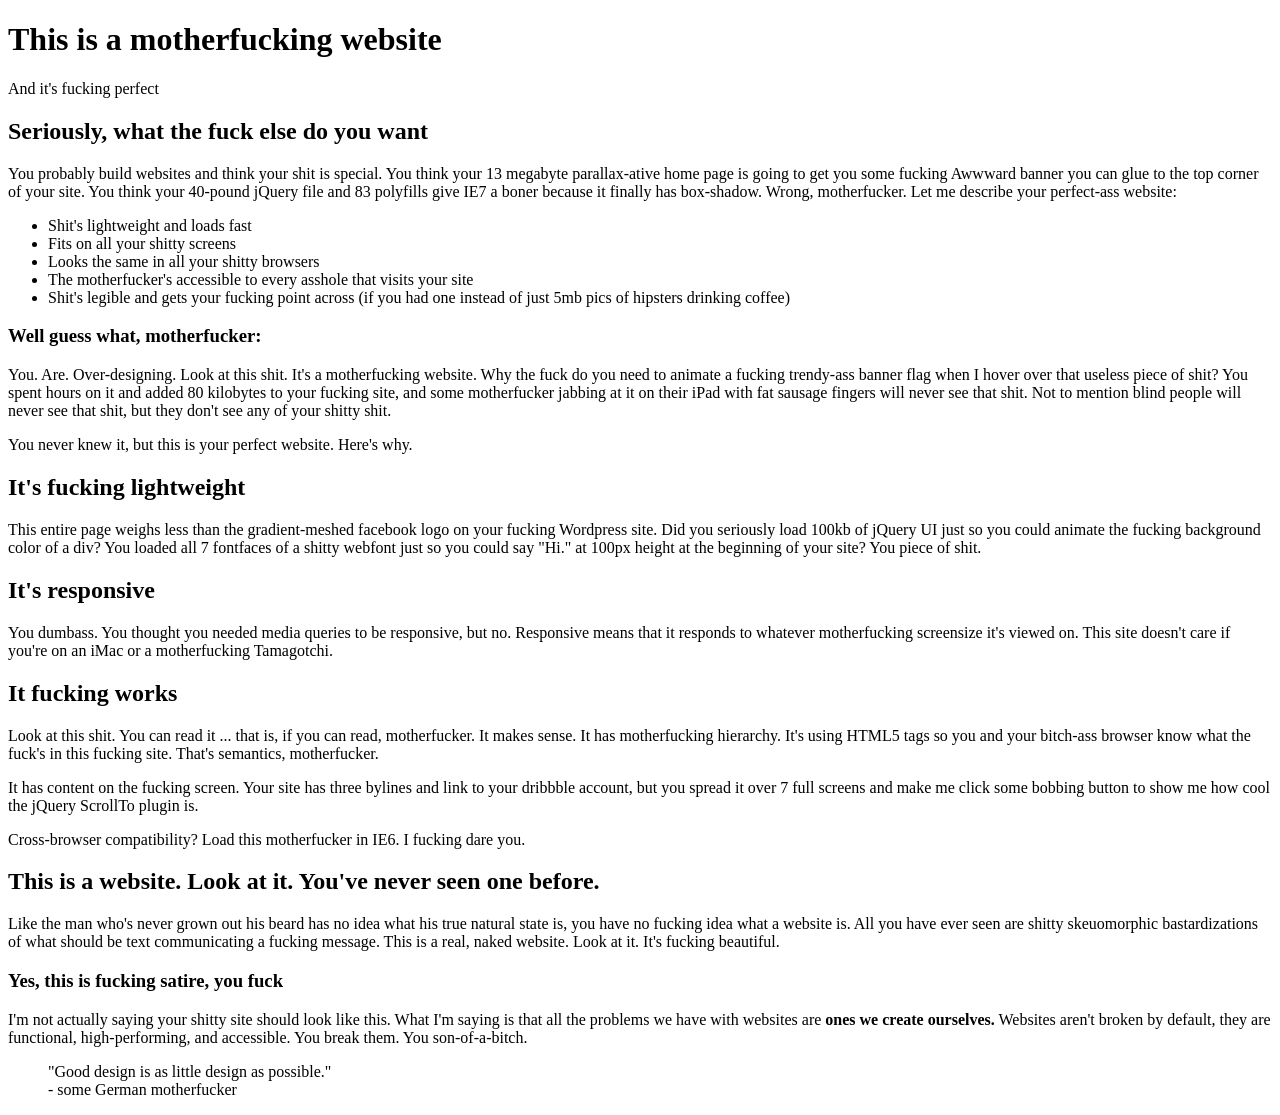
<file: Bai1/index.html>
<!doctype html>
<html lang="en">
  <head>
    <meta charset="UTF-8" />
    <meta name="viewport" content="width=device-width, initial-scale=1.0" />
    <title>Document</title>
  </head>

  <body>
    <h1>This is a motherfucking website</h1>
    <p>And it's fucking perfect</p>
    <h2>Seriously, what the fuck else do you want</h2>
    <p>
      You probably build websites and think your shit is special. You think your
      13 megabyte parallax-ative home page is going to get you some fucking
      Awwward banner you can glue to the top corner of your site. You think your
      40-pound jQuery file and 83 polyfills give IE7 a boner because it finally
      has box-shadow. Wrong, motherfucker. Let me describe your perfect-ass
      website:
    </p>
    <ul>
      <li>Shit's lightweight and loads fast</li>
      <li>Fits on all your shitty screens</li>
      <li>Looks the same in all your shitty browsers</li>
      <li>
        The motherfucker's accessible to every asshole that visits your site
      </li>
      <li>
        Shit's legible and gets your fucking point across (if you had one
        instead of just 5mb pics of hipsters drinking coffee)
      </li>
    </ul>
    <h3>Well guess what, motherfucker:</h3>
    <p>
      You. Are. Over-designing. Look at this shit. It's a motherfucking website.
      Why the fuck do you need to animate a fucking trendy-ass banner flag when
      I hover over that useless piece of shit? You spent hours on it and added
      80 kilobytes to your fucking site, and some motherfucker jabbing at it on
      their iPad with fat sausage fingers will never see that shit. Not to
      mention blind people will never see that shit, but they don't see any of
      your shitty shit.
    </p>
    <p>You never knew it, but this is your perfect website. Here's why.</p>
    <h2>It's fucking lightweight</h2>
    <p>
      This entire page weighs less than the gradient-meshed facebook logo on
      your fucking Wordpress site. Did you seriously load 100kb of jQuery UI
      just so you could animate the fucking background color of a div? You
      loaded all 7 fontfaces of a shitty webfont just so you could say "Hi." at
      100px height at the beginning of your site? You piece of shit.
    </p>
    <h2>It's responsive</h2>
    <p>
      You dumbass. You thought you needed media queries to be responsive, but
      no. Responsive means that it responds to whatever motherfucking screensize
      it's viewed on. This site doesn't care if you're on an iMac or a
      motherfucking Tamagotchi.
    </p>
    <h2>It fucking works</h2>
    <p>
      Look at this shit. You can read it ... that is, if you can read,
      motherfucker. It makes sense. It has motherfucking hierarchy. It's using
      HTML5 tags so you and your bitch-ass browser know what the fuck's in this
      fucking site. That's semantics, motherfucker.
    </p>
    <p>
      It has content on the fucking screen. Your site has three bylines and link
      to your dribbble account, but you spread it over 7 full screens and make
      me click some bobbing button to show me how cool the jQuery ScrollTo
      plugin is.
    </p>
    <p>
      Cross-browser compatibility? Load this motherfucker in IE6. I fucking dare
      you.
    </p>
    <h2>This is a website. Look at it. You've never seen one before.</h2>
    <p>
      Like the man who's never grown out his beard has no idea what his true
      natural state is, you have no fucking idea what a website is. All you have
      ever seen are shitty skeuomorphic bastardizations of what should be text
      communicating a fucking message. This is a real, naked website. Look at
      it. It's fucking beautiful.
    </p>
    <h3>Yes, this is fucking satire, you fuck</h3>
    <p>
      I'm not actually saying your shitty site should look like this. What I'm
      saying is that all the problems we have with websites are
      <strong>ones we create ourselves.</strong> Websites aren't broken by
      default, they are functional, high-performing, and accessible. You break
      them. You son-of-a-bitch.
    </p>

    <blockquote cite="https://www.vitsoe.com/us/about/good-design">
      "Good design is as little design as possible."<br />
      - some German motherfucker
    </blockquote>
  </body>
</html>
</file>
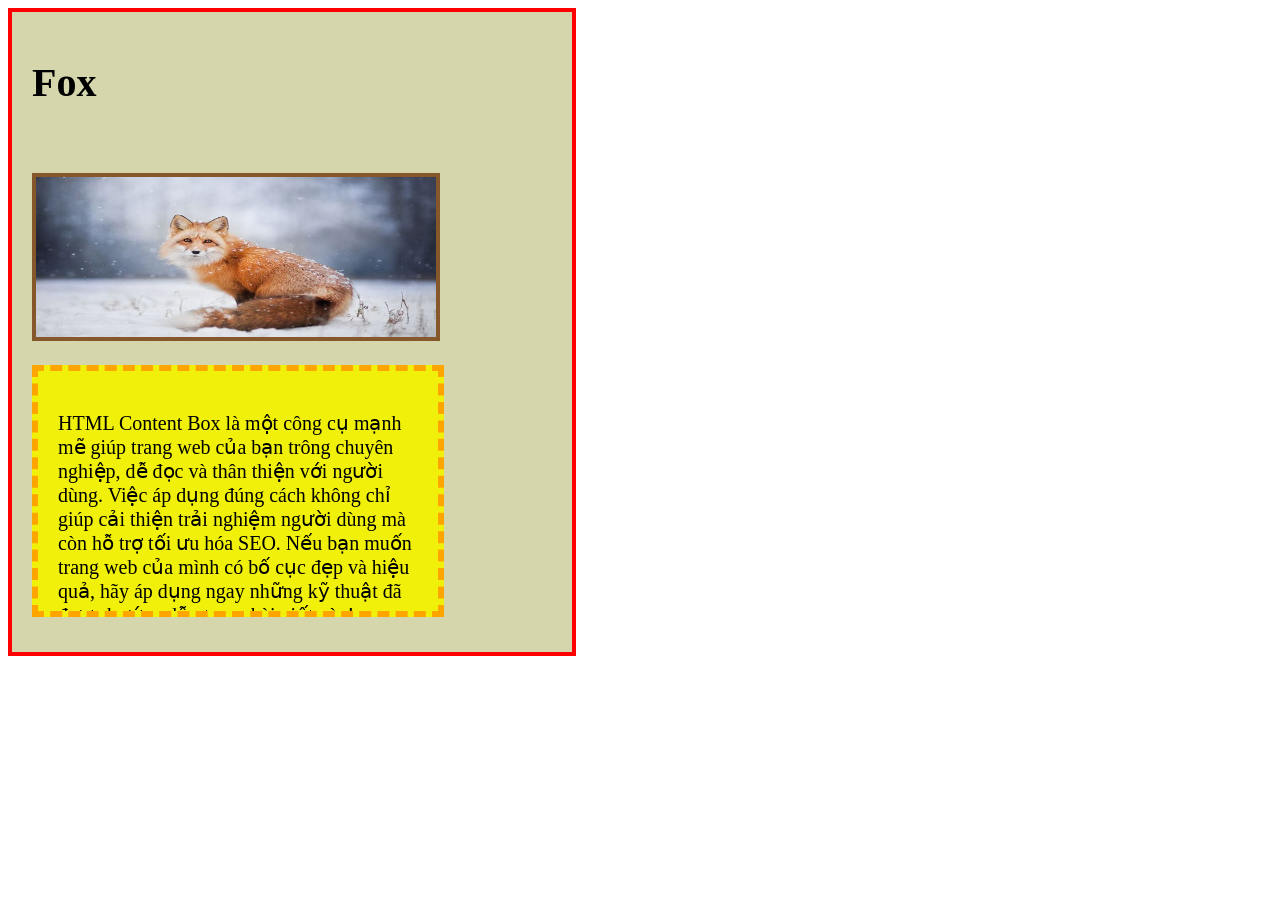
<file: Bai2/index.html>
<!doctype html>
<html lang="en">
  <head>
    <meta charset="UTF-8" />
    <meta name="viewport" content="width=device-width, initial-scale=1.0" />
    <title>Document</title>
    <link rel="stylesheet" href="style.css" />
  </head>
  <body>
    <div class="box">
      <div>
        <h1>Fox</h1>
        <img src="anh-mo-ta.jpg" alt="ảnh mô tả" />
      </div>
      <div class="box2">
        <p>
          HTML Content Box là một công cụ mạnh mẽ giúp trang web của bạn trông
          chuyên nghiệp, dễ đọc và thân thiện với người dùng. Việc áp dụng đúng
          cách không chỉ giúp cải thiện trải nghiệm người dùng mà còn hỗ trợ tối
          ưu hóa SEO. Nếu bạn muốn trang web của mình có bố cục đẹp và hiệu quả,
          hãy áp dụng ngay những kỹ thuật đã được hướng dẫn trong bài viết này!
        </p>
      </div>
    </div>
  </body>
</html>
</file>
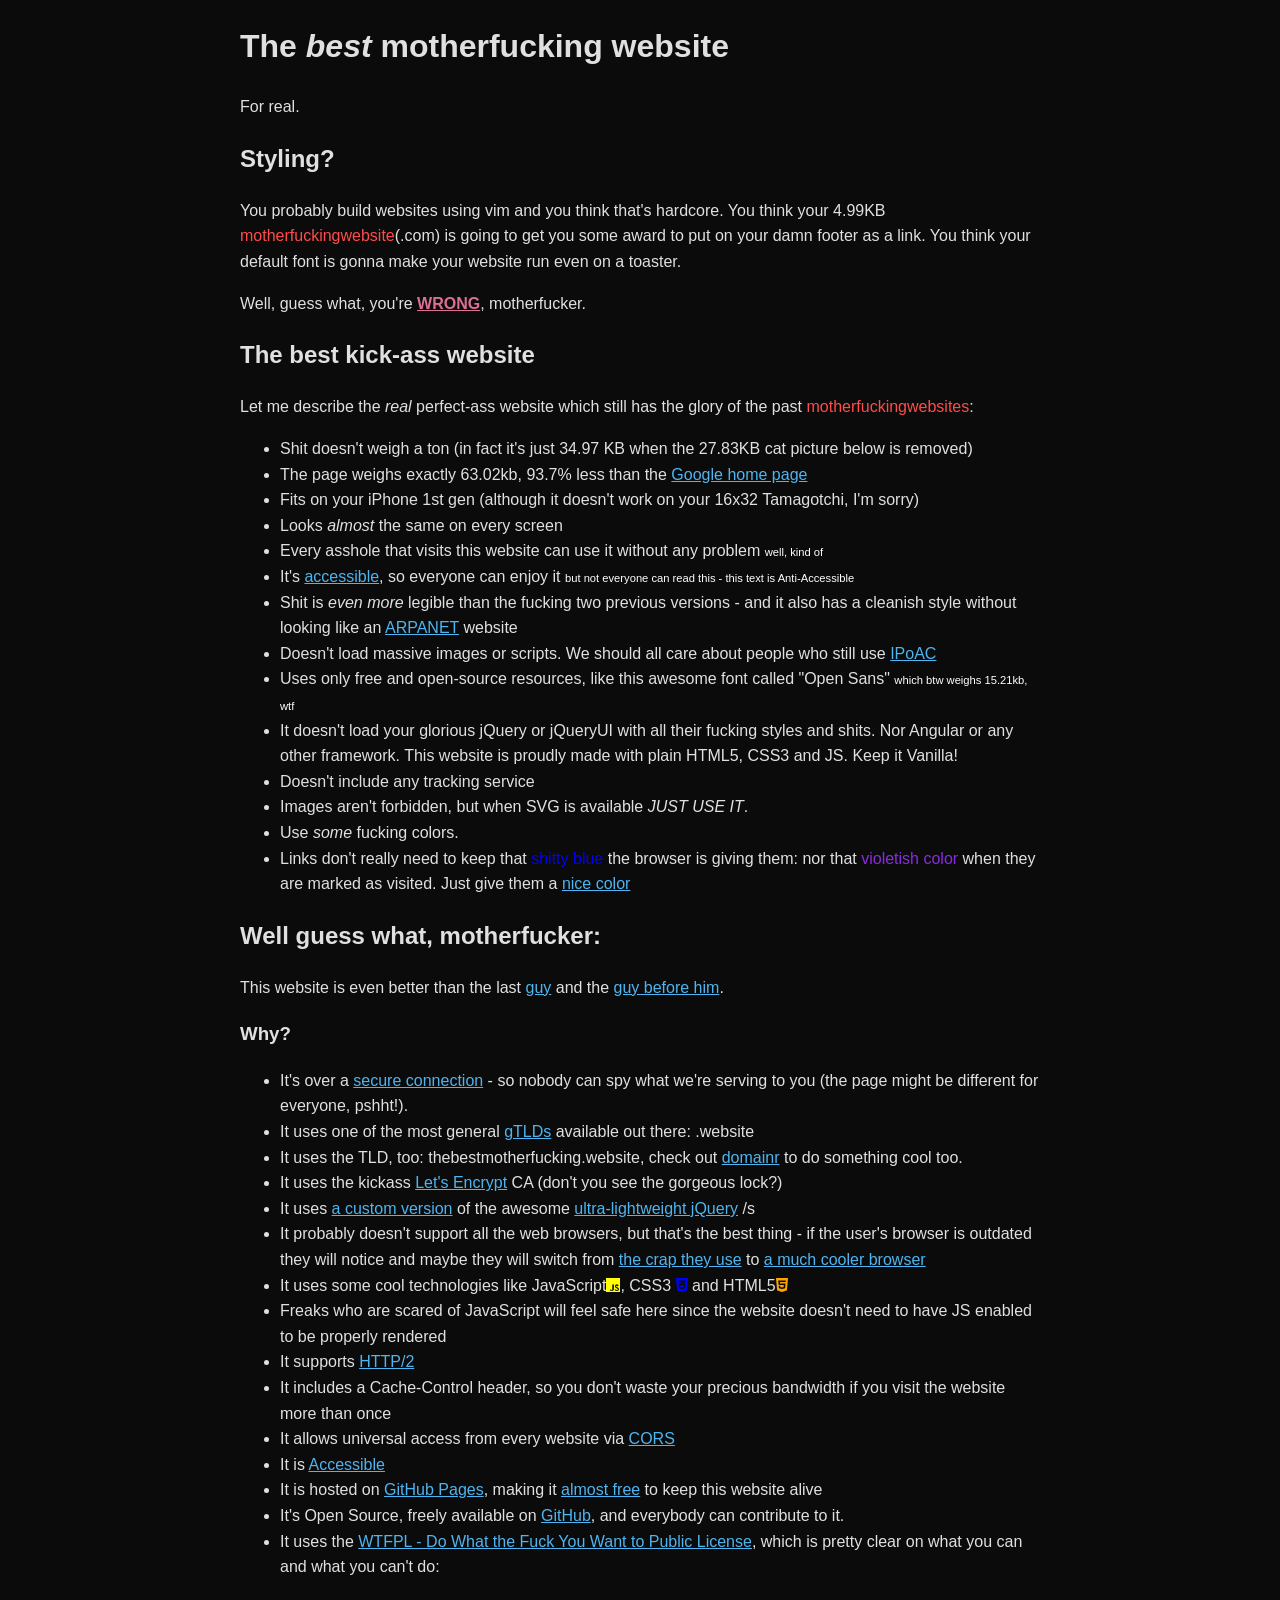
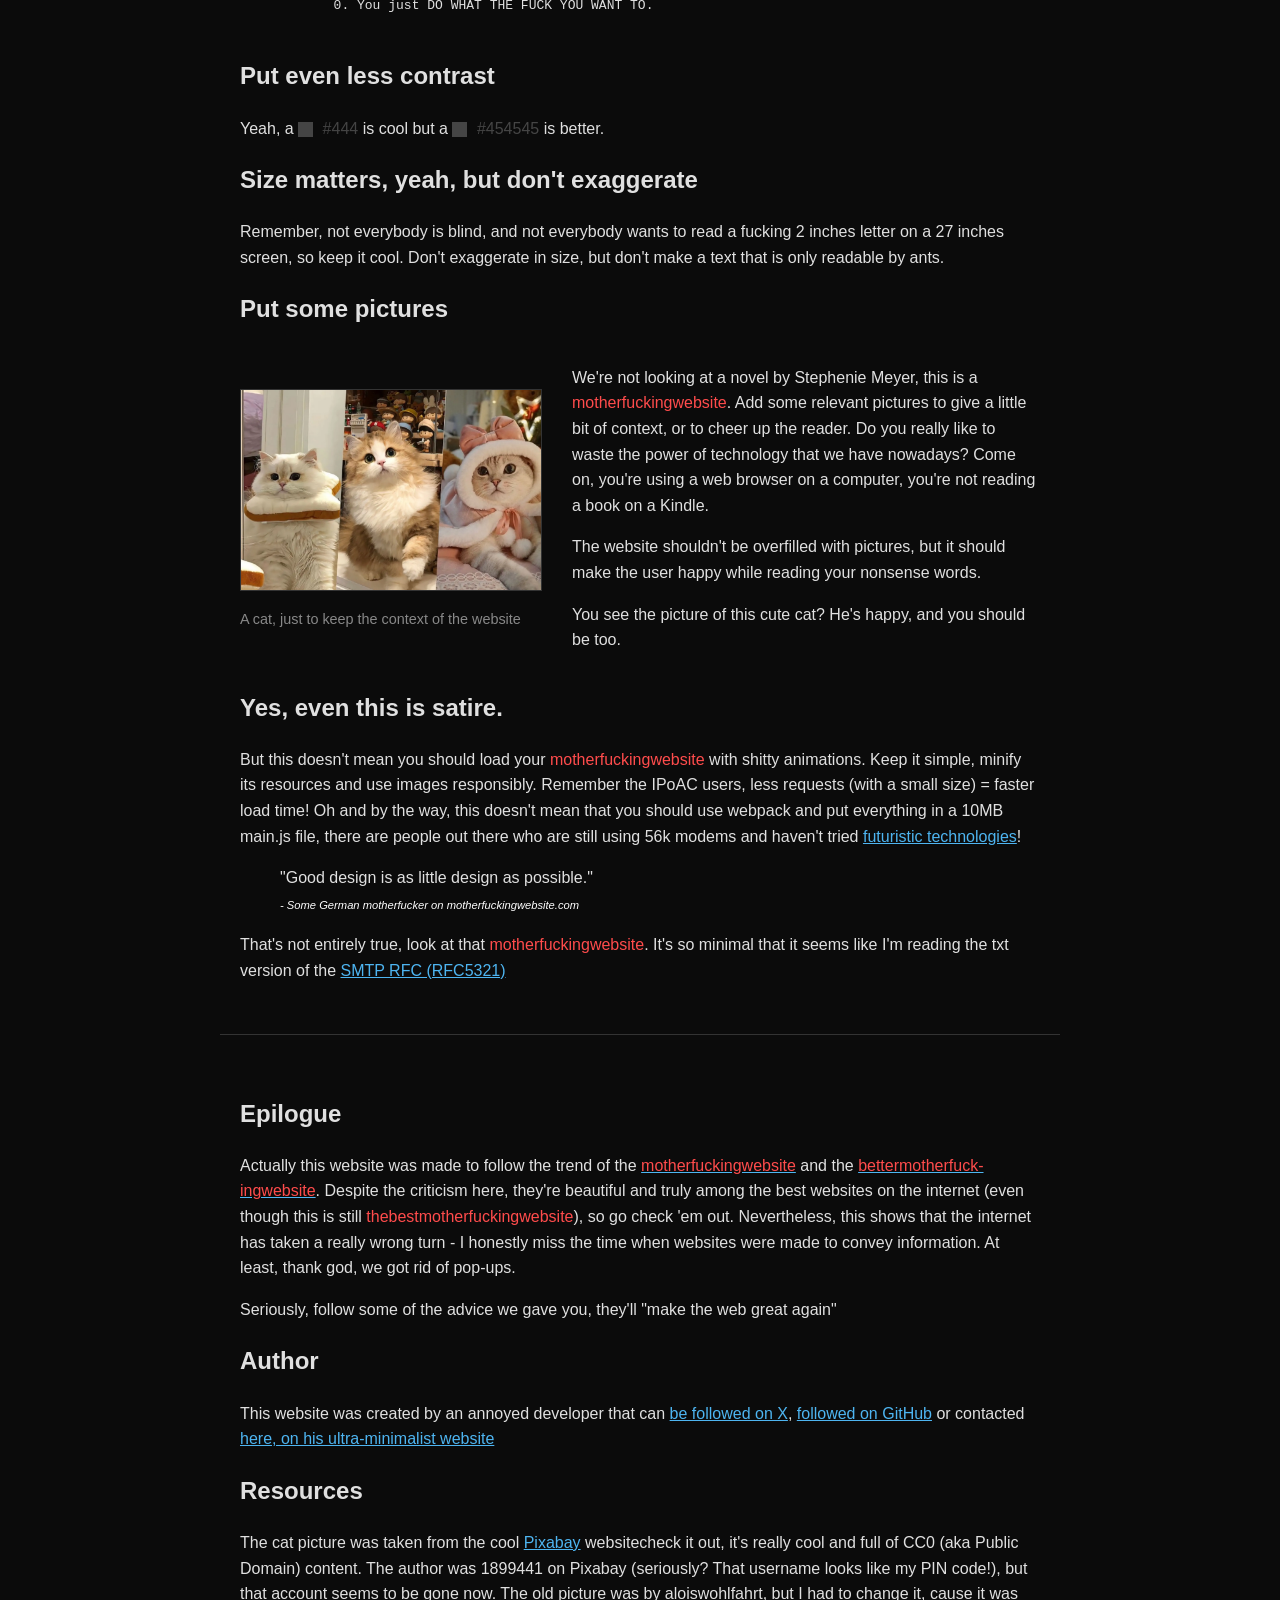
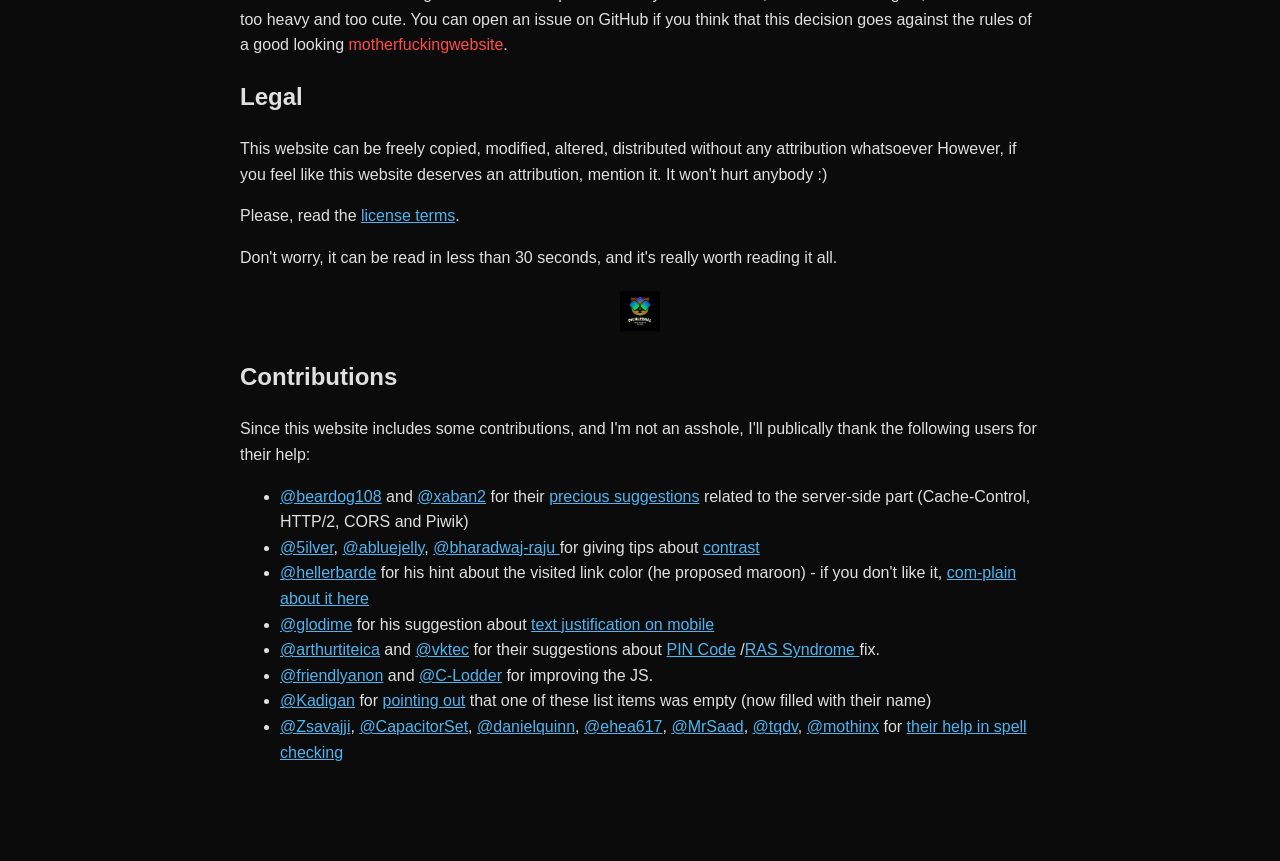
<file: Bai3/index.html>
<!doctype html>
<html lang="en">
  <head>
    <meta charset="UTF-8" />
    <meta name="viewport" content="width=device-width, initial-scale=1.0" />
    <title>Document</title>
    <link rel="stylesheet" href="style.css" />
    <link
      rel="stylesheet"
      href="https://cdnjs.cloudflare.com/ajax/libs/font-awesome/6.5.1/css/all.min.css"
    />
  </head>
  <body>
    <h1>The <em>best</em> motherfucking website</h1>
    <p>For real.</p>

    <section>
      <h2>Styling?</h2>
      <p>
        You probably build websites using vim and you think that's hardcore. You
        think your 4.99KB <span id="t1"> motherfuckingwebsite</span>(.com) is
        going to get you some award to put on your damn footer as a link. You
        think your default font is gonna make your website run even on a
        toaster.
      </p>
      <p>
        Well, guess what, you're
        <strong
          ><span style="color: palevioletred"><u>WRONG</u></span></strong
        >, motherfucker.
      </p>
    </section>

    <section>
      <h2>The best kick-ass website</h2>
      <p>
        Let me describe the <em>real</em> perfect-ass website which still has
        the glory of the past <span id="t1">motherfuckingwebsites</span>:
      </p>
      <ul>
        <li>
          Shit doesn't weigh a ton (in fact it's just 34.97 KB when the 27.83KB
          cat picture below is removed)
        </li>
        <li>
          The page weighs exactly 63.02kb, 93.7% less than the
          <a href="https://www.google.com/?zx=1777881623377"
            >Google home page</a
          >
        </li>
        <li>
          Fits on your iPhone 1st gen (although it doesn't work on your 16x32
          Tamagotchi, I'm sorry)
        </li>
        <li>Looks <em>almost</em> the same on every screen</li>
        <li>
          Every asshole that visits this website can use it without any problem
          <small>well, kind of</small>
        </li>
        <li>
          It's <a href="https://www.w3.org/TR/WCAG20/">accessible</a>, so
          everyone can enjoy it
          <small
            >but not everyone can read this - this text is
            Anti-Accessible</small
          >
        </li>
        <li>
          Shit is <em>even more</em> legible than the fucking two previous
          versions - and it also has a cleanish style without looking like an
          <a href="https://en.wikipedia.org/wiki/ARPANET">ARPANET</a> website
        </li>
        <li>
          Doesn't load massive images or scripts. We should all care about
          people who still use
          <a href="https://en.wikipedia.org/wiki/IP_over_Avian_Carriers"
            >IPoAC</a
          >
        </li>
        <li>
          Uses only free and open-source resources, like this awesome font
          called "Open Sans" <small>which btw weighs 15.21kb, wtf</small>
        </li>
        <li>
          It doesn't load your glorious jQuery or jQueryUI with all their
          fucking styles and shits. Nor Angular or any other framework. This
          website is proudly made with plain HTML5, CSS3 and JS. Keep it
          Vanilla!
        </li>
        <li>Doesn't include any tracking service</li>
        <li>
          Images aren't forbidden, but when SVG is available
          <em>JUST USE IT</em>.
        </li>
        <li>Use <em>some</em> fucking <span id="jscolor">colors</span>.</li>
        <li>
          Links don't really need to keep that
          <span style="color: blue">shitty blue</span> the browser is giving
          them: nor that
          <span style="color: blueviolet">violetish color</span> when they are
          marked as visited. Just give them a
          <a href="https://www.colorhexa.com/0077aa">nice color</a>
        </li>
      </ul>
    </section>

    <section>
      <h2>Well guess what, motherfucker:</h2>
      <p>
        This website is even better than the last
        <a href="#http://bettermotherfuckingwebsite.com/">guy</a>
        and the <a href="https://motherfuckingwebsite.com/">guy before him</a>.
      </p>
      <h3>Why?</h3>
      <ul>
        <li>
          It's over a
          <a href="https://en.wikipedia.org/wiki/HTTPS">secure connection</a> -
          so nobody can spy what we're serving to you (the page might be
          different for everyone, pshht!).
        </li>
        <li>
          It uses one of the most general
          <a href="https://en.wikipedia.org/wiki/Generic_top-level_domain"
            >gTLDs</a
          >
          available out there: .website
        </li>
        <li>
          It uses the TLD, too: thebestmotherfucking.website, check out
          <a href="https://domainr.com/">domainr</a> to do something cool too.
        </li>
        <li>
          It uses the kickass
          <a href="https://letsencrypt.org/">Let's Encrypt</a> CA (don't you see
          the gorgeous lock?)
        </li>
        <li>
          It uses
          <a href="https://thebestmotherfucking.website/js/jquery-3.5.1.min.js"
            >a custom version</a
          >
          of the awesome
          <a href="https://jquery.com/">ultra-lightweight jQuery</a> /s
        </li>
        <li>
          It probably doesn't support all the web browsers, but that's the best
          thing - if the user's browser is outdated they will notice and maybe
          they will switch from
          <a
            href="https://support.microsoft.com/vi-VN/internet-explorer/internet-explorer-help"
            >the crap they use</a
          >
          to
          <a href="https://www.firefox.com/vi/">a much cooler browser</a>
        </li>
        <li>
          It uses some cool technologies like JavaScript<i
            class="fa-brands fa-js"
            style="color: yellow"
          ></i
          >, CSS3 <i class="fa-brands fa-css3-alt" style="color: blue"></i> and
          HTML5<i class="fa-brands fa-html5" style="color: orange"></i>
        </li>
        <li>
          Freaks who are scared of JavaScript will feel safe here since the
          website doesn't need to have JS enabled to be properly rendered
        </li>
        <li>
          It supports <a href="https://en.wikipedia.org/wiki/HTTP/2">HTTP/2</a>
        </li>
        <li>
          It includes a Cache-Control header, so you don't waste your precious
          bandwidth if you visit the website more than once
        </li>
        <li>
          It allows universal access from every website via
          <a href="https://enable-cors.org/">CORS</a>
        </li>
        <li>
          It is
          <a href="https://www.w3.org/WAI/fundamentals/accessibility-intro/"
            >Accessible</a
          >
        </li>
        <li>
          It is hosted on <a href="https://pages.github.com/">GitHub Pages</a>,
          making it
          <a href="https://www.namecheap.com/domains/registration/gtld/website/"
            >almost free</a
          >
          to keep this website alive
        </li>
        <li>
          It's Open Source, freely available on
          <a href="https://github.com/denysvitali/thebestmotherfuckingwebsite/"
            >GitHub</a
          >, and everybody can contribute to it.
        </li>
        <li>
          It uses the
          <a href="https://www.wtfpl.net/"
            >WTFPL - Do What the Fuck You Want to Public License</a
          >, which is pretty clear on what you can and what you can't do:
        </li>
      </ul>
      <pre>
            0. You just DO WHAT THE FUCK YOU WANT TO.
        </pre
      >
    </section>

    <section>
      <h2>Put even less contrast</h2>
      <p>
        Yeah, a
        <span
          style="
            display: inline-block;
            width: 15px;
            height: 15px;
            background-color: #444;
            margin-right: 5px;
            vertical-align: middle;
          "
        ></span>
        <span style="color: #444">#444</span> is cool but a
        <span
          style="
            display: inline-block;
            width: 15px;
            height: 15px;
            background-color: #454545;
            margin-right: 5px;
            vertical-align: middle;
          "
        ></span>
        <span style="color: #454545">#454545</span> is better.
      </p>
    </section>

    <section>
      <h2>Size matters, yeah, but don't exaggerate</h2>
      <p>
        Remember, not everybody is blind, and not everybody wants to read a
        fucking 2 inches letter on a 27 inches screen, so keep it cool. Don't
        exaggerate in size, but don't make a text that is only readable by ants.
      </p>
    </section>

    <section>
      <h2>Put some pictures</h2>
      <div id="t3">
        <figure>
          <img id="anh1" src="anhmeo.jpg" alt="A cat" />
          <figcaption>
            A cat, just to keep the context of the website
          </figcaption>
        </figure>
        <div>
          <p>
            We're not looking at a novel by Stephenie Meyer, this is a
            <span id="t1">motherfuckingwebsite</span>. Add some relevant
            pictures to give a little bit of context, or to cheer up the reader.
            Do you really like to waste the power of technology that we have
            nowadays? Come on, you're using a web browser on a computer, you're
            not reading a book on a Kindle.
          </p>
          <p>
            The website shouldn't be overfilled with pictures, but it should
            make the user happy while reading your nonsense words.
          </p>
          <p>
            You see the picture of this cute cat? He's happy, and you should be
            too.
          </p>
        </div>
      </div>
    </section>

    <section>
      <h2>Yes, even this is satire.</h2>
      <p>
        But this doesn't mean you should load your
        <span id="t1">motherfuckingwebsite</span> with shitty animations. Keep
        it simple, minify its resources and use images responsibly. Remember the
        IPoAC users, less requests (with a small size) = faster load time! Oh
        and by the way, this doesn't mean that you should use webpack and put
        everything in a 10MB main.js file, there are people out there who are
        still using 56k modems and haven't tried
        <a href="https://en.wikipedia.org/wiki/Fiber_to_the_x#FTTH"
          >futuristic technologies</a
        >!
      </p>
      <blockquote>
        "Good design is as little design as possible."<br />
        <cite
          ><small
            >- Some German motherfucker on motherfuckingwebsite.com</small
          ></cite
        >
      </blockquote>
      <p>
        That's not entirely true, look at that
        <span id="t1">motherfuckingwebsite</span>. It's so minimal that it seems
        like I'm reading the txt version of the
        <a href="https://www.rfc-editor.org/rfc/rfc5321.txt"
          >SMTP RFC (RFC5321)</a
        >
      </p>
    </section>

    <footer>
      <h2>Epilogue</h2>
      <p>
        Actually this website was made to follow the trend of the
        <a href="https://motherfuckingwebsite.com/"
          ><span id="t1">motherfuckingwebsite</span></a
        >
        and the
        <a href="http://bettermotherfuckingwebsite.com/"
          ><span id="t1">bettermotherfuck-ingwebsite</span></a
        >. Despite the criticism here, they're beautiful and truly among the
        best websites on the internet (even though this is still
        <span id="t1">thebestmotherfuckingwebsite</span>), so go check 'em out.
        Nevertheless, this shows that the internet has taken a really wrong turn
        - I honestly miss the time when websites were made to convey
        information. At least, thank god, we got rid of pop-ups.
      </p>
      <p>
        Seriously, follow some of the advice we gave you, they'll "make the web
        great again"
      </p>

      <h2>Author</h2>
      <p>
        This website was created by an annoyed developer that can
        <a href="https://x.com/DenysVitali">be followed on X</a>,
        <a href="https://github.com/denysvitali/">followed on GitHub</a> or
        contacted
        <a href="https://denv.it/">here, on his ultra-minimalist website</a>
      </p>

      <h2>Resources</h2>
      <p>
        The cat picture was taken from the cool
        <a href="https://pixabay.com/">Pixabay</a> websitecheck it out, it's
        really cool and full of CC0 (aka Public Domain) content. The author was
        1899441 on Pixabay (seriously? That username looks like my PIN code!),
        but that account seems to be gone now. The old picture was by
        aloiswohlfahrt, but I had to change it, cause it was too heavy and too
        cute. You can open an issue on GitHub if you think that this decision
        goes against the rules of a good looking
        <span id="t1">motherfuckingwebsite</span>.
      </p>

      <h2>Legal</h2>
      <p>
        This website can be freely copied, modified, altered, distributed
        without any attribution whatsoever However, if you feel like this
        website deserves an attribution, mention it. It won't hurt anybody :)
      </p>
      <p>
        Please, read the
        <a href="https://thebestmotherfucking.website/LICENSE.txt"
          >license terms</a
        >.
      </p>
      <p>
        Don't worry, it can be read in less than 30 seconds, and it's really
        worth reading it all.
      </p>
      <div id="logo" style="text-align: center; margin: 20px 0">
        <a href="https://kopimi.com/" target="_blank">
          <img id="anh2" src="logo.jpg" alt="logo" />
        </a>
      </div>
      <h2>Contributions</h2>
      <p>
        Since this website includes some contributions, and I'm not an asshole,
        I'll publically thank the following users for their help:
      </p>
      <ul>
        <li>
          <a href="https://github.com/beardog108">@beardog108</a> and
          <a href="https://github.com/xaban2">@xaban2</a> for their
          <a
            href="https://github.com/denysvitali/thebestmotherfuckingwebsite/issues/51"
            >precious suggestions</a
          >
          related to the server-side part (Cache-Control, HTTP/2, CORS and
          Piwik)
        </li>
        <li>
          <a href="https://github.com/5ilver">@5ilver</a>,
          <a href="https://github.com/abluejelly">@abluejelly</a>,
          <a href="https://github.com/bharadwaj-raju">@bharadwaj-raju </a> for
          giving tips about
          <a
            href="https://github.com/denysvitali/thebestmotherfuckingwebsite/issues?q=label%3Acontrast"
            >contrast</a
          >
        </li>
        <li>
          <a href="https://github.com/hellerbarde">@hellerbarde</a> for his hint
          about the visited link color (he proposed maroon) - if you don't like
          it,
          <a
            href="https://github.com/denysvitali/thebestmotherfuckingwebsite/issues/11"
            >com-plain about it here</a
          >
        </li>
        <li>
          <a href="https://github.com/glodime">@glodime</a> for his suggestion
          about
          <a
            href="https://github.com/denysvitali/thebestmotherfuckingwebsite/issues/12"
            >text justification on mobile</a
          >
        </li>
        <li>
          <a href="https://github.com/arthurtiteica"> @arthurtiteica</a> and
          <a href="https://github.com/vktec">@vktec</a> for their suggestions
          about
          <a
            href="https://github.com/denysvitali/thebestmotherfuckingwebsite/issues/9"
            >PIN Code</a
          >
          /<a href="https://en.wikipedia.org/wiki/RAS_syndrome"
            >RAS Syndrome
          </a>
          fix.
        </li>
        <li>
          <a href="https://github.com/friendlyanon">@friendlyanon</a> and
          <a href="https://github.com/C-Lodder">@C-Lodder</a> for improving the
          JS.
        </li>
        <li>
          <a href="https://github.com/Kadigan">@Kadigan</a> for
          <a
            href="https://github.com/denysvitali/thebestmotherfuckingwebsite/issues/90"
            >pointing out</a
          >
          that one of these list items was empty (now filled with their name)
        </li>
        <li>
          <a href="https://github.com/Zsavajji">@Zsavajji</a>,
          <a href="https://github.com/CapacitorSet">@CapacitorSet</a>,
          <a href="https://github.com/danielquinn">@danielquinn</a>,
          <a href="https://github.com/ehea617">@ehea617</a>,
          <a href="https://github.com/MrSaad">@MrSaad</a>,
          <a href="https://github.com/tqdv">@tqdv</a>,
          <a href="https://github.com/mothinx">@mothinx</a> for
          <a
            href="https://github.com/denysvitali/thebestmotherfuckingwebsite/pulls?q=is%3Apr+is%3Aclosed+label%3A%22spell+checking%22"
            >their help in spell checking</a
          >
        </li>
      </ul>
    </footer>
  </body>
</html>
</file>
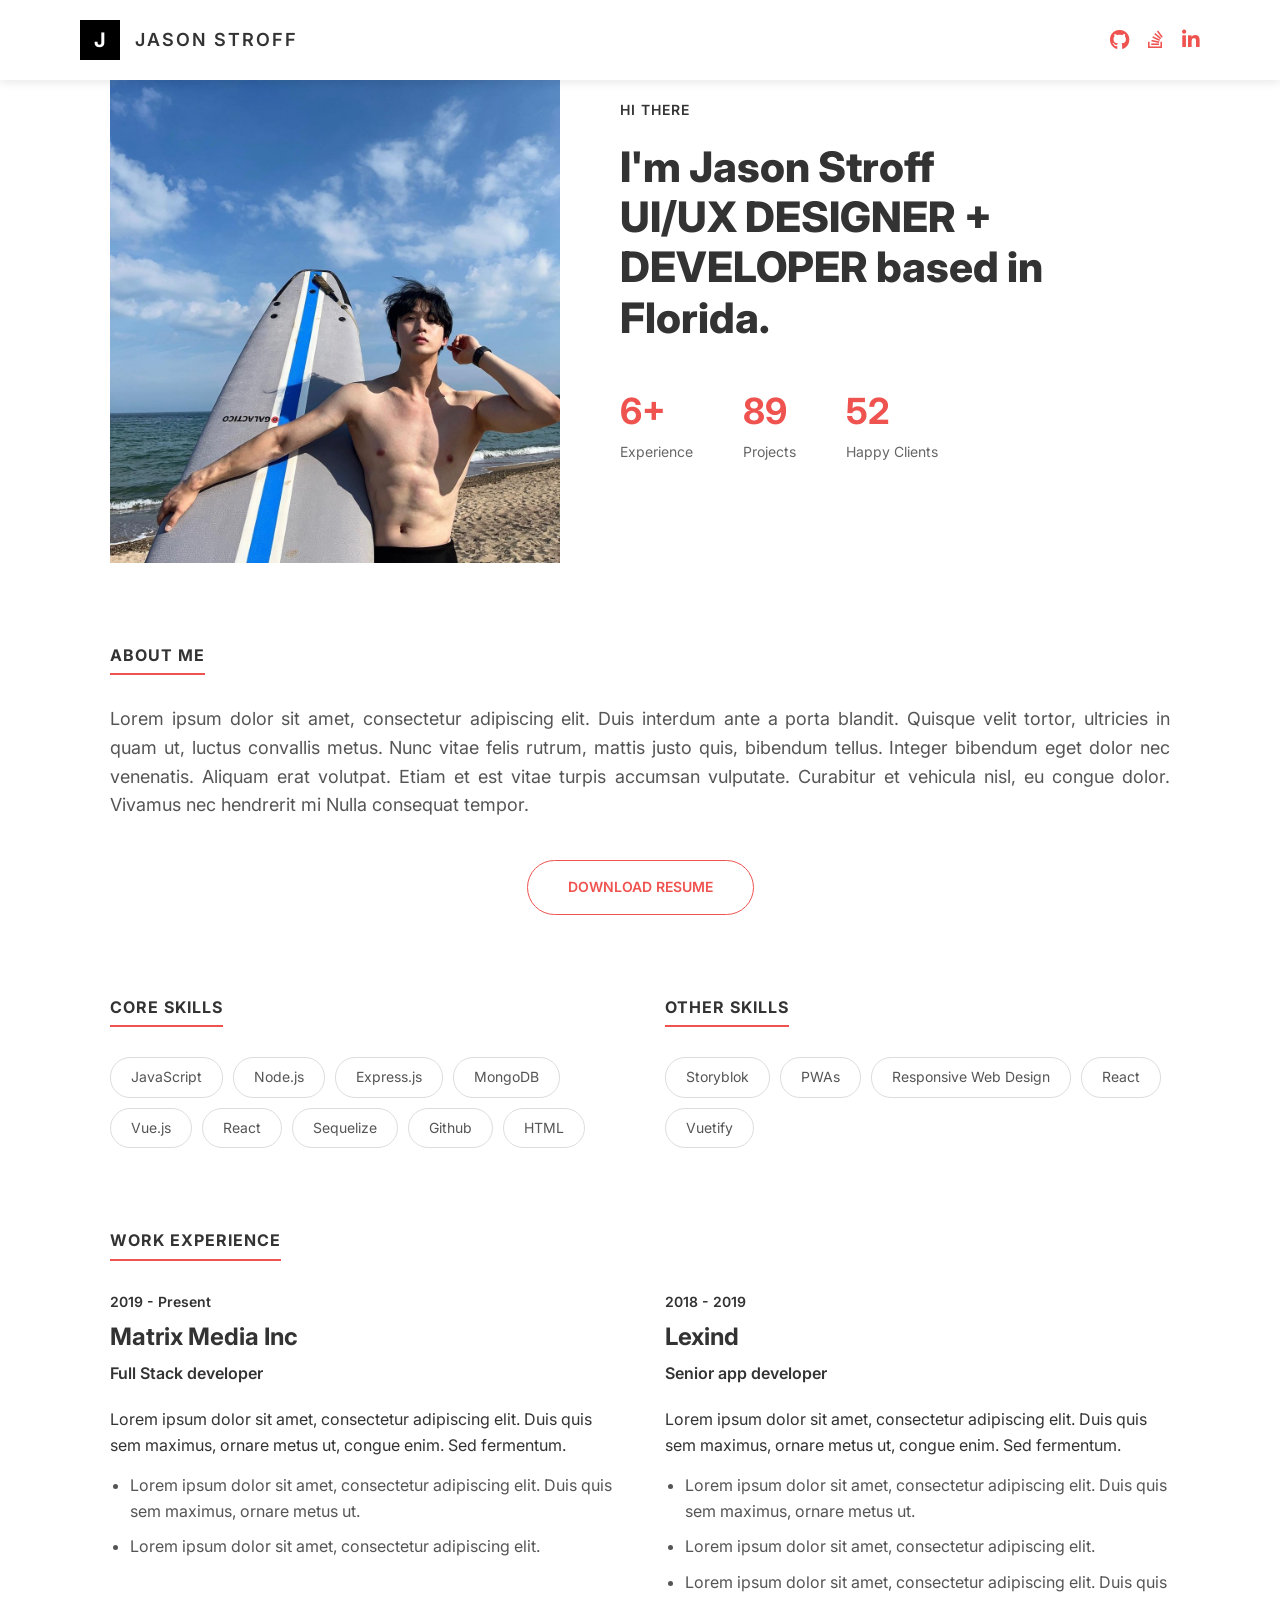
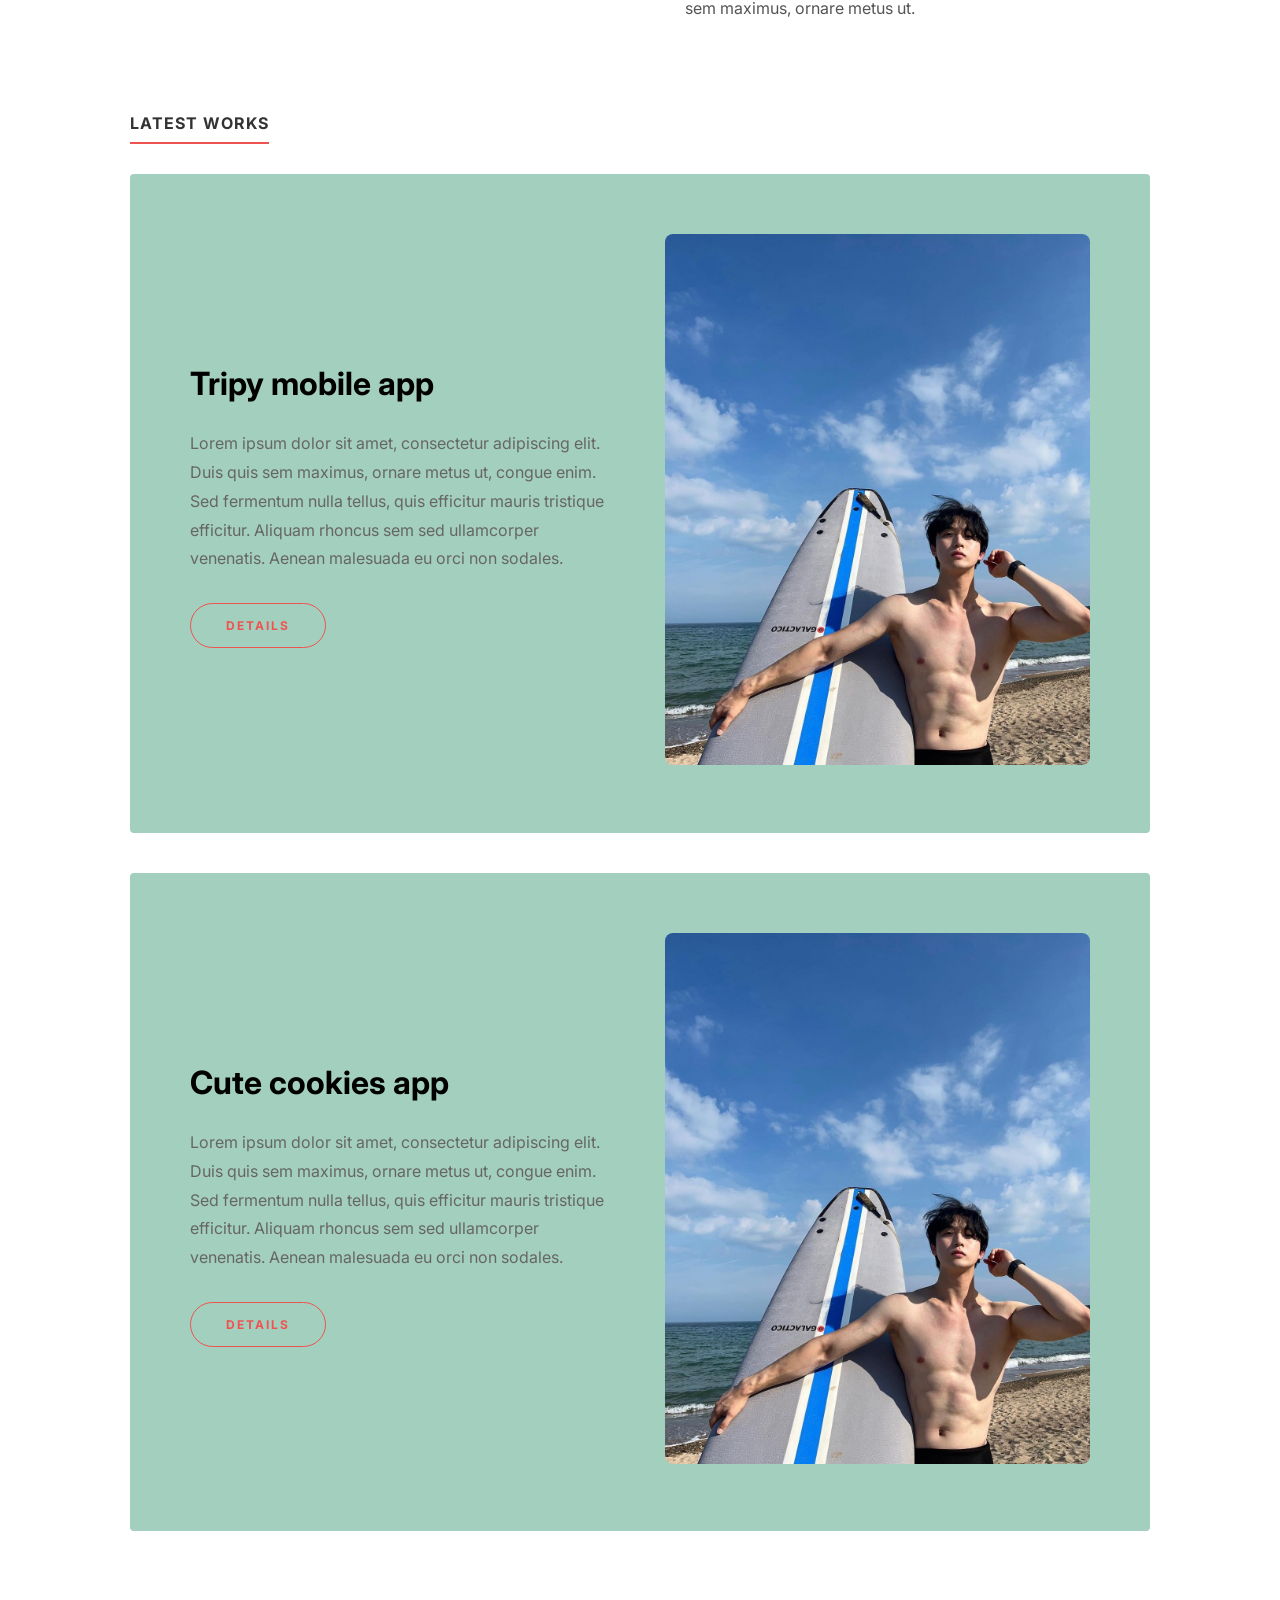
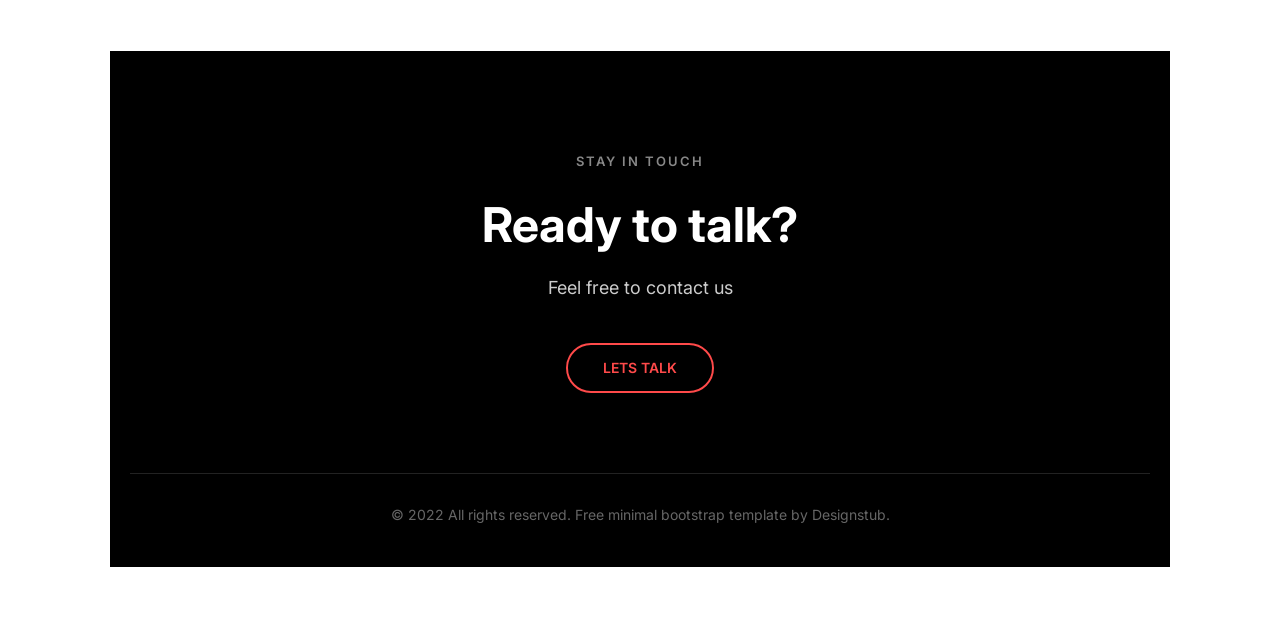
<file: Bai4/index.html>
<!doctype html>
<html lang="vi">
  <head>
    <meta charset="UTF-8" />
    <meta name="viewport" content="width=device-width, initial-scale=1.0" />
    <title>Jason Stroff - Portfolio</title>
    <link
      href="https://fonts.googleapis.com/css2?family=Inter:wght@300;400;600;700;800&display=swap"
      rel="stylesheet"
    />
    <link
      rel="stylesheet"
      href="https://cdnjs.cloudflare.com/ajax/libs/font-awesome/6.4.0/css/all.min.css"
    />
    <link rel="stylesheet" href="style.css" />
  </head>
  <body>
    <div class="container">
      <header>
        <div class="logo">
          <span class="logo-box">J</span>
          <span class="logo-text">JASON STROFF</span>
        </div>
        <div class="social-links">
          <a href="#"><i class="fab fa-github"></i></a>
          <a href="#"><i class="fab fa-stack-overflow"></i></a>
          <a href="#"><i class="fab fa-linkedin-in"></i></a>
        </div>
      </header>

      <section class="hero">
        <div class="hero-image">
          <img src="anh-dep-tren-bien.jpg" alt="Jason Stroff" />
        </div>
        <div class="hero-content">
          <p class="sub-title">HI THERE</p>
          <h1>
            I'm Jason Stroff <br />
            UI/UX DESIGNER + DEVELOPER based in Florida.
          </h1>

          <div class="stats">
            <div class="stat-item">
              <span class="stat-number">6+</span>
              <p>Experience</p>
            </div>
            <div class="stat-item">
              <span class="stat-number">89</span>
              <p>Projects</p>
            </div>
            <div class="stat-item">
              <span class="stat-number">52</span>
              <p>Happy Clients</p>
            </div>
          </div>
        </div>
      </section>

      <section class="about">
        <h2 class="section-title">ABOUT ME</h2>
        <p class="about-text">
          Lorem ipsum dolor sit amet, consectetur adipiscing elit. Duis interdum
          ante a porta blandit. Quisque velit tortor, ultricies in quam ut,
          luctus convallis metus. Nunc vitae felis rutrum, mattis justo quis,
          bibendum tellus. Integer bibendum eget dolor nec venenatis. Aliquam
          erat volutpat. Etiam et est vitae turpis accumsan vulputate. Curabitur
          et vehicula nisl, eu congue dolor. Vivamus nec hendrerit mi Nulla
          consequat tempor.
        </p>
        <div class="text-center">
          <a href="#" class="btn-resume">DOWNLOAD RESUME</a>
        </div>
      </section>

      <section class="skills-grid">
        <div class="skills-col">
          <h2 class="section-title">CORE SKILLS</h2>
          <div class="skill-tags">
            <span>JavaScript</span>
            <span>Node.js</span>
            <span>Express.js</span>
            <span>MongoDB</span>
            <span>Vue.js</span>
            <span>React</span>
            <span>Sequelize</span>
            <span>Github</span>
            <span>HTML</span>
          </div>
        </div>
        <div class="skills-col">
          <h2 class="section-title">OTHER SKILLS</h2>
          <div class="skill-tags">
            <span>Storyblok</span>
            <span>PWAs</span>
            <span>Responsive Web Design</span>
            <span>React</span>
            <span>Vuetify</span>
          </div>
        </div>
      </section>

      <section class="experience">
        <h2 class="section-title">WORK EXPERIENCE</h2>
        <div class="exp-grid">
          <div class="exp-item">
            <p class="exp-date">2019 - Present</p>
            <h3>Matrix Media Inc</h3>
            <p class="exp-role">Full Stack developer</p>
            <p>
              Lorem ipsum dolor sit amet, consectetur adipiscing elit. Duis quis
              sem maximus, ornare metus ut, congue enim. Sed fermentum.
            </p>
            <ul>
              <li>
                Lorem ipsum dolor sit amet, consectetur adipiscing elit. Duis
                quis sem maximus, ornare metus ut.
              </li>
              <li>Lorem ipsum dolor sit amet, consectetur adipiscing elit.</li>
            </ul>
          </div>
          <div class="exp-item">
            <p class="exp-date">2018 - 2019</p>
            <h3>Lexind</h3>
            <p class="exp-role">Senior app developer</p>
            <p>
              Lorem ipsum dolor sit amet, consectetur adipiscing elit. Duis quis
              sem maximus, ornare metus ut, congue enim. Sed fermentum.
            </p>
            <ul>
              <li>
                Lorem ipsum dolor sit amet, consectetur adipiscing elit. Duis
                quis sem maximus, ornare metus ut.
              </li>
              <li>Lorem ipsum dolor sit amet, consectetur adipiscing elit.</li>
              <li>
                Lorem ipsum dolor sit amet, consectetur adipiscing elit. Duis
                quis sem maximus, ornare metus ut.
              </li>
            </ul>
          </div>
        </div>
      </section>
      <section class="latest-works">
        <div class="container">
          <h2 class="section-title">LATEST WORKS</h2>

          <div class="project-card">
            <div class="project-content">
              <h3 class="project-title">Tripy mobile app</h3>
              <p class="project-desc">
                Lorem ipsum dolor sit amet, consectetur adipiscing elit. Duis
                quis sem maximus, ornare metus ut, congue enim. Sed fermentum
                nulla tellus, quis efficitur mauris tristique efficitur. Aliquam
                rhoncus sem sed ullamcorper venenatis. Aenean malesuada eu orci
                non sodales.
              </p>
              <a href="#" class="btn-detail">DETAILS</a>
            </div>
            <div class="project-image">
              <img src="anh-dep-tren-bien.jpg" alt="Tripy App" />
            </div>
          </div>

          <div class="project-card">
            <div class="project-content">
              <h3 class="project-title">Cute cookies app</h3>
              <p class="project-desc">
                Lorem ipsum dolor sit amet, consectetur adipiscing elit. Duis
                quis sem maximus, ornare metus ut, congue enim. Sed fermentum
                nulla tellus, quis efficitur mauris tristique efficitur. Aliquam
                rhoncus sem sed ullamcorper venenatis. Aenean malesuada eu orci
                non sodales.
              </p>
              <a href="#" class="btn-detail">DETAILS</a>
            </div>
            <div class="project-image">
              <img src="anh-dep-tren-bien.jpg" alt="Cookies App" />
            </div>
          </div>
        </div>
      </section>
      <section>
        <footer class="footer-cta">
          <div class="container">
            <div class="footer-content text-center">
              <span class="sub-title">STAY IN TOUCH</span>
              <h2 class="main-title">Ready to talk?</h2>
              <p class="desc">Feel free to contact us</p>

              <div class="btn-box">
                <a href="#" class="btn-lets-talk">LETS TALK</a>
              </div>

              <div class="copyright">
                <p>
                  © 2022 All rights reserved. Free minimal bootstrap template by
                  Designstub.
                </p>
              </div>
            </div>
          </div>
        </footer>
      </section>
    </div>
  </body>
</html>
</file>
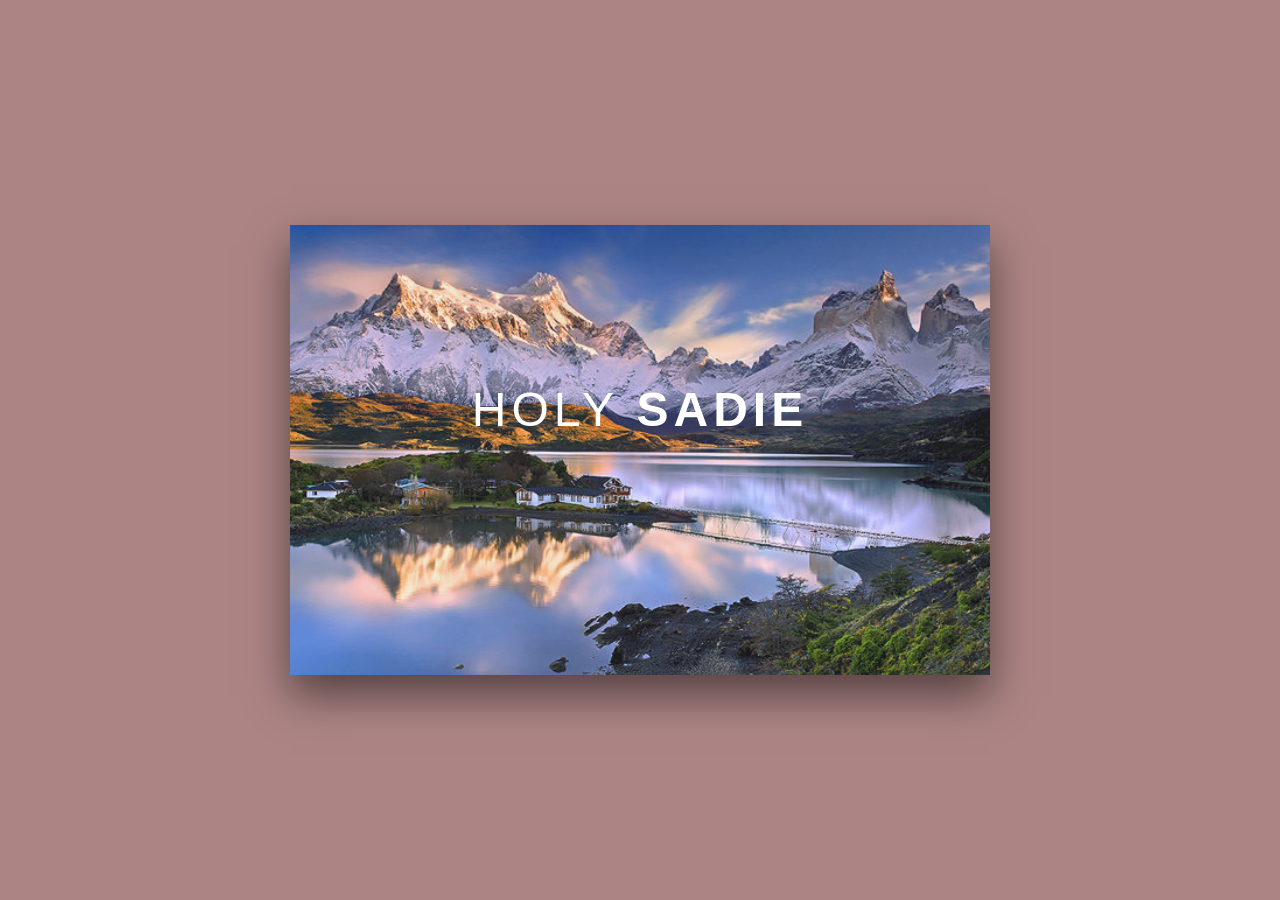
<file: Bai5/index.html>
<!doctype html>
<html lang="vi">
  <head>
    <meta charset="UTF-8" />
    <meta name="viewport" content="width=device-width, initial-scale=1.0" />
    <title>Document</title>
    <link rel="stylesheet" href="style.css" />
  </head>
  <body>
    <div class="card">
      <img src="anhcanhvat.jpg" alt="Background" class="card-bg" />

      <div class="card-overlay">
        <h1 class="title">HOLY <span>SADIE</span></h1>
        <p class="description">
          SADIE NEVER TOOK HER EYES OFF ME. <br />
          SHE HAD A DARK SOUL.
        </p>
      </div>
    </div>
  </body>
</html>
</file>
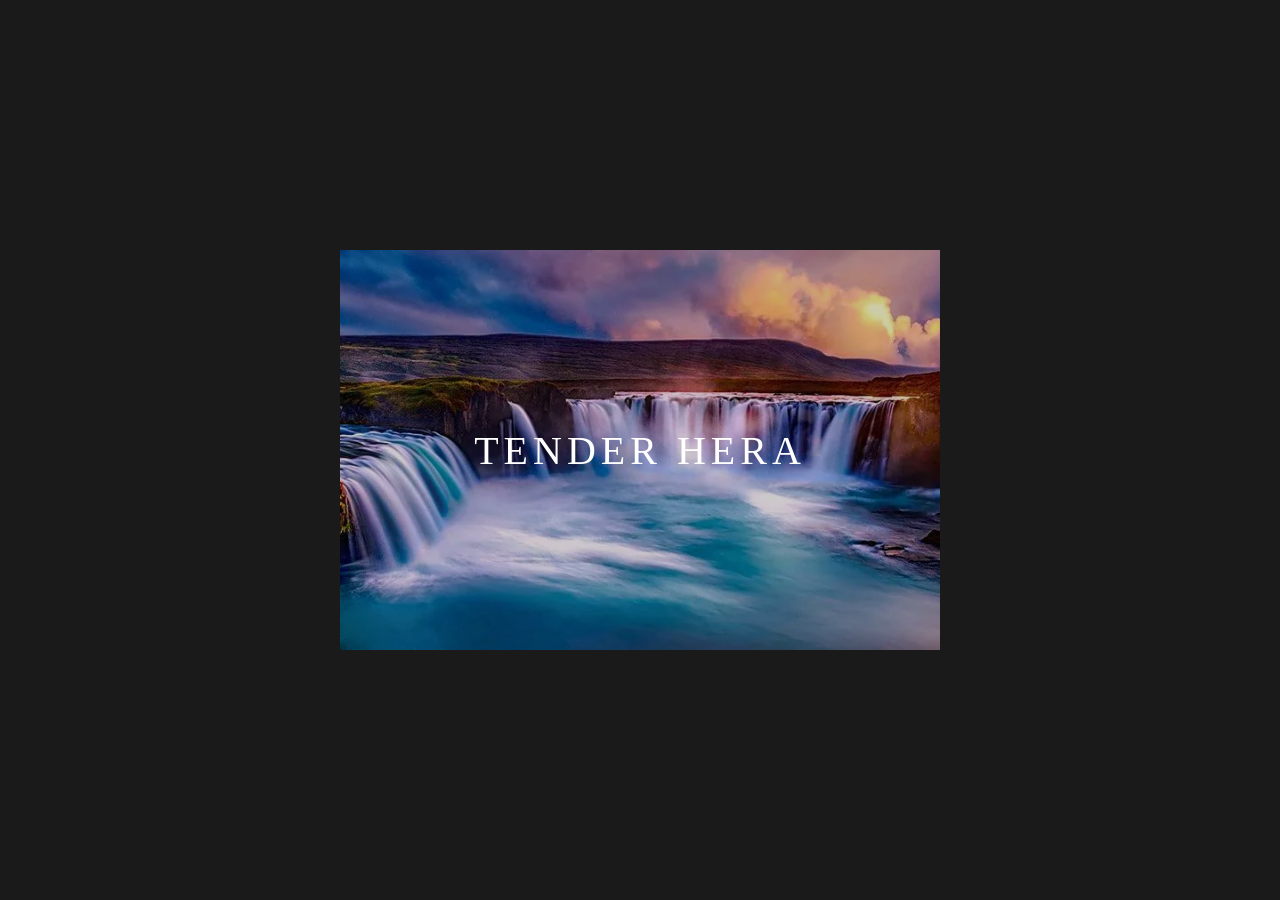
<file: Bai6/index.html>
<!doctype html>
<html lang="vi">
  <head>
    <meta charset="UTF-8" />
    <meta name="viewport" content="width=device-width, initial-scale=1.0" />
    <title>Document</title>
    <link rel="stylesheet" href="style.css" />
    <link
      rel="stylesheet"
      href="https://cdnjs.cloudflare.com/ajax/libs/font-awesome/6.5.1/css/all.min.css"
    />
  </head>
  <body>
    <div class="card">
      <img src="anhcanhvat.webp" alt="Background" class="card-bg" />

      <div class="card-overlay">
        <h1 class="title">TENDER <span>HERA</span></h1>

        <div class="diamond-box">
          <div class="icon-grid">
            <span class="icon top-left">📄</span>
            <span class="icon top-right">🖼️</span>
            <span class="icon bottom-left">🔒</span>
            <span class="icon bottom-right">&lt;/&gt;</span>
          </div>
        </div>
      </div>
    </div>
  </body>
</html>
</file>
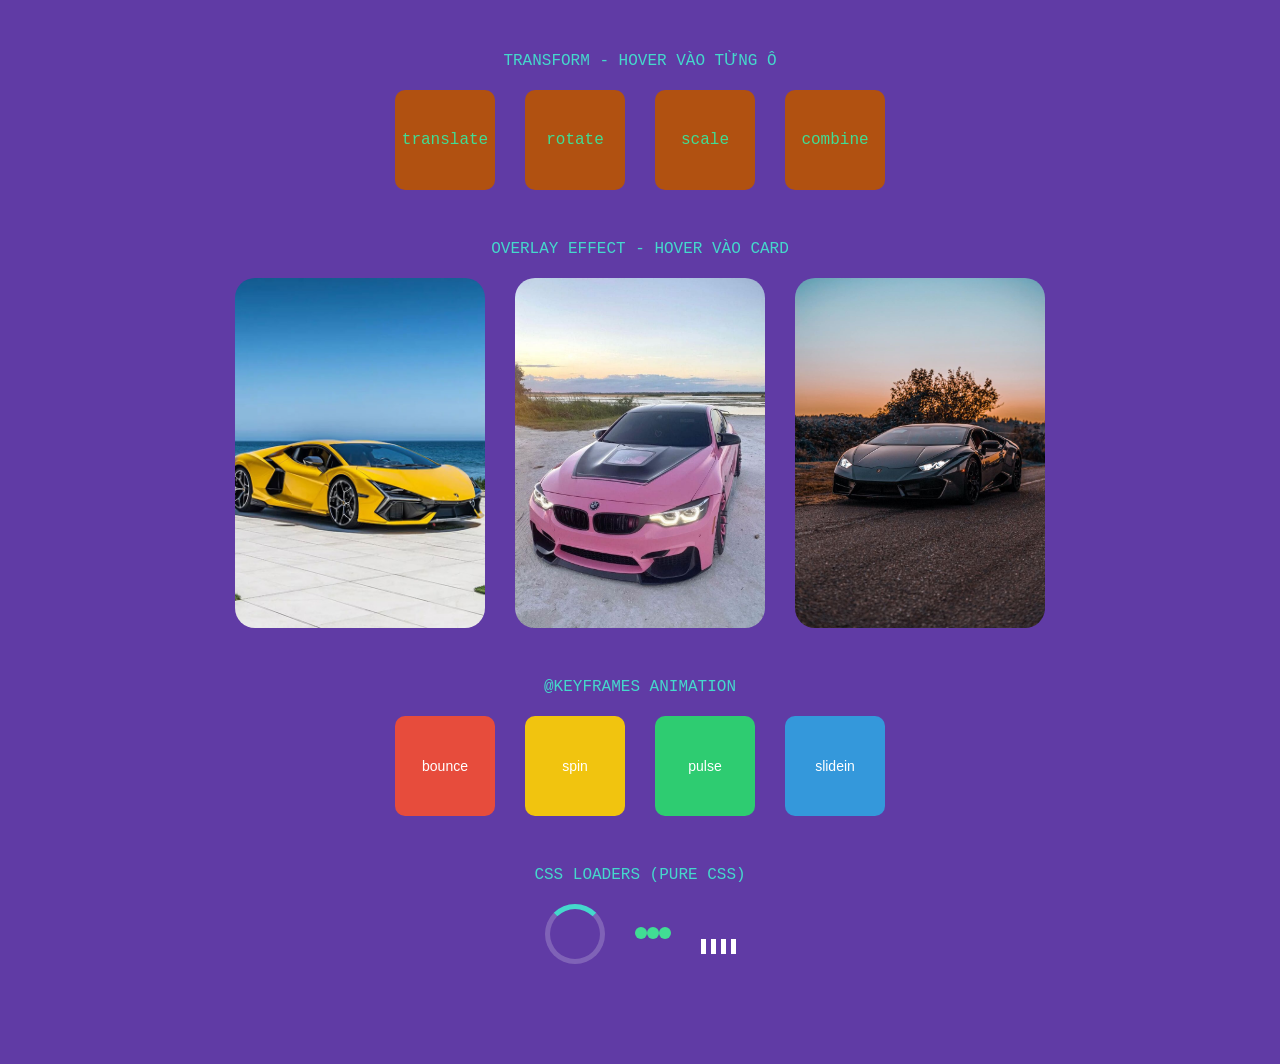
<file: Bai7/index.html>
<!doctype html>
<html lang="vi">
  <head>
    <meta charset="UTF-8" />
    <meta name="viewport" content="width=device-width, initial-scale=1.0" />
    <title>Document</title>
    <link rel="stylesheet" href="style.css" />
  </head>
  <body>
    <div class="dv1">
      <div class="dv">TRANSFORM - HOVER VÀO TỪNG Ô</div>
    </div>
    <div class="dv2">
      <span class="box box1">translate</span>
      <span class="box box2">rotate</span>
      <span class="box box3">scale</span>
      <span class="box box4">combine</span>
    </div>

    <div class="dv3">
      <div>OVERLAY EFFECT - HOVER VÀO CARD</div>
    </div>
    <div class="anh">
      <div class="anh1">
        <img src="anh1.jpg" alt="anh xe" />
      </div>
      <div class="anh2">
        <img src="anh2.jpg" alt="anh xe 2" />
      </div>
      <div class="anh3">
        <img src="anh3.jpeg" alt="anh xe 3" />
      </div>
    </div>

    <div class="animation">
      <p class="p1">@KEYFRAMES ANIMATION</p>
      <div class="ani-container">
        <div class="nbox bounce">bounce</div>
        <div class="nbox spin">spin</div>
        <div class="nbox pulse">pulse</div>
        <div class="nbox slidein">slidein</div>
      </div>
    </div>
    <div class="loaders">
      <p class="p1">CSS LOADERS (PURE CSS)</p>
      <div class="loader-container">
        <div class="loader-circle"></div>
        <div class="loader-dots"><span></span><span></span><span></span></div>
        <div class="loader-bars">
          <span></span><span></span><span></span><span></span>
        </div>
      </div>
    </div>
  </body>
</html>
</file>
<file: Bai2/style.css>
.box {
  border: 4px solid red;
  width: 35rem;
  height: 40rem;
  background-color: rgb(214, 214, 173);
}
.box2 {
  border: 6px dashed orange;
  width: 25rem;
  height: 15rem;
  background-color: rgb(240, 240, 11);
  margin: 0px 0px 40px 20px;
  overflow: auto;
}
p {
  color: black;
  padding: 20px;
  font-size: 20px;
}
h1 {
  color: black;
  padding: 20px;
  font-size: 40px;
}
img {
  border: 4px solid rgb(134, 87, 43);
  margin: 20px;
  width: 25rem;
  height: 10rem;
}
</file>
<file: Bai3/style.css>
body {
  background-color: #0b0b0b;
  color: #e0e0e0;
  font-family:
    "Open Sans",
    -apple-system,
    BlinkMacSystemFont,
    "Segoe UI",
    Roboto,
    sans-serif;
  line-height: 1.6;
  margin: 0;
  padding: 0;
}

body > * {
  max-width: 800px;
  margin-left: auto;
  margin-right: auto;
  padding: 0 20px;
}

header {
  padding-top: 50px;
  padding-bottom: 20px;
}

footer {
  padding-top: 40px;
  padding-bottom: 80px;
  border-top: 1px solid #333;
  margin-top: 50px;
}

a {
  color: #4eb5f1;
  text-decoration: underline;
}

a:hover {
  color: #ff4c4c;
}

figure {
  width: 300px;
  margin: 0;
  flex-shrink: 0;
}

#anh1 {
  max-width: 100%;
  border: 1px solid #333;
  margin-top: 40px;
}

figcaption {
  font-size: 0.9em;
  color: #888;
  margin-top: 10px;
}

small {
  color: white;
  font-size: 0.7em;
}

#t1 {
  color: #ff4c4c;
}
#t3 {
  display: flex;
  align-items: flex-start;
  gap: 2rem;
}
#anh2 {
  width: 40px;
  height: auto;
  filter: invert(1);
}
</file>
<file: Bai4/style.css>
* {
  margin: 0;
  padding: 0;
  box-sizing: border-box;
}

body {
  font-family: "Inter", sans-serif;
  line-height: 1.6;
  color: #333;
  background-color: #fff;
  padding-bottom: 50px;
}

.container {
  max-width: 1100px;
  margin: 0 auto;
  padding: 0 20px;
}

header {
  display: flex;
  justify-content: space-between;
  align-items: center;
  
 
  position: fixed;      
  top: 0;               
  left: 0;             
  width: 100%;          
  z-index: 1000;        
  

  padding: 20px 80px;  
  background: #fff;    
  box-sizing: border-box; 
  box-shadow: 0 2px 10px rgba(0,0,0,0.1); 
  transition: all 0.3s ease; 
}
.logo {
  display: flex;
  align-items: center;
  gap: 15px;
}

.logo-box {
  background: #000;
  color: #fff;
  width: 40px;
  height: 40px;
  display: flex;
  align-items: center;
  justify-content: center;
  font-weight: bold;
  font-size: 20px;
}

.logo-text {
  font-weight: 600;
  letter-spacing: 2px;
  font-size: 18px;
}

.social-links a {
  color: #ef5350;
  margin-left: 15px;
  font-size: 20px;
  text-decoration: none;
}

.hero {
  display: flex;
  align-items: center;
  gap: 60px;
  margin-bottom: 80px;
}

.hero-image img {
  width: 450px;
  height: auto;
  display: block;
}

.hero-content {
  flex: 1;
}

.sub-title {
  font-weight: 600;
  font-size: 14px;
  letter-spacing: 1px;
  margin-bottom: 20px;
}

.hero-content h1 {
  font-size: 42px;
  font-weight: 800;
  line-height: 1.2;
  margin-bottom: 40px;
}

.stats {
  display: flex;
  gap: 50px;
}

.stat-number {
  display: block;
  font-size: 36px;
  font-weight: 700;
  color: #ef5350;
}

.stat-item p {
  font-size: 14px;
  color: #666;
}

.section-title {
  font-size: 16px;
  font-weight: 700;
  border-bottom: 2px solid #ef5350;
  display: inline-block;
  padding-bottom: 5px;
  margin-bottom: 30px;
  letter-spacing: 1px;
}

.about {
  margin-bottom: 80px;
}

.about-text {
  font-size: 18px;
  color: #555;
  margin-bottom: 40px;
  text-align: justify;
}

.text-center {
  text-align: center;
}

.btn-resume {
  display: inline-block;
  padding: 15px 40px;
  border: 1px solid #ef5350;
  color: #ef5350;
  text-decoration: none;
  border-radius: 30px;
  font-weight: 600;
  font-size: 14px;
  transition: 0.3s;
}

.btn-resume:hover {
  background: #ef5350;
  color: #fff;
}

.skills-grid {
  display: flex;
  gap: 50px;
  margin-bottom: 80px;
}

.skills-col {
  flex: 1;
}

.skill-tags {
  display: flex;
  flex-wrap: wrap;
  gap: 10px;
}

.skill-tags span {
  padding: 8px 20px;
  border: 1px solid #ddd;
  border-radius: 20px;
  font-size: 14px;
  color: #555;
}

.exp-grid {
  display: grid;
  grid-template-columns: 1fr 1fr;
  gap: 50px;
}

.exp-date {
  font-weight: 600;
  font-size: 14px;
  margin-bottom: 5px;
}

.exp-item h3 {
  font-size: 24px;
  margin-bottom: 5px;
}

.exp-role {
  font-weight: 600;
  color: #333;
  margin-bottom: 20px;
}

.exp-item ul {
  margin-top: 15px;
  padding-left: 20px;
}

.exp-item li {
  margin-bottom: 10px;
  color: #555;
}

@media (max-width: 992px) {
  .hero {
    flex-direction: column;
    text-align: center;
  }
  .hero-image img {
    width: 100%;
    max-width: 400px;
  }
  .stats {
    justify-content: center;
  }
  .skills-grid,
  .exp-grid {
    grid-template-columns: 1fr;
    flex-direction: column;
  }
}
.latest-works {
  padding: 80px 0;
}

.project-card {
  background-color: #a3cfbe; 
  display: flex;
  align-items: center;
  padding: 60px;
  margin-bottom: 40px;
  border-radius: 4px;
}

.project-content {
  flex: 1;
  padding-right: 50px;
}

.project-title {
  font-size: 32px;
  font-weight: 700;
  margin-bottom: 20px;
  color: #000;
}

.project-desc {
  font-size: 16px;
  color: #666;
  line-height: 1.8;
  margin-bottom: 30px;
}

.project-image {
  flex: 1;
  text-align: right;
}

.project-image img {
  max-width: 100%;
  height: auto;
  border-radius: 8px;
}


.btn-detail,
.btn-talk {
  display: inline-block;
  padding: 12px 35px;
  border: 1px solid #ef5350; 
  color: #ef5350;
  text-decoration: none;
  border-radius: 30px;
  font-size: 12px;
  font-weight: 700;
  letter-spacing: 2px;
  transition: 0.3s;
}

.btn-detail:hover {
  background: #ef5350;
  color: #fff;
}


.footer-cta {
    background-color: #000; 
    color: #fff;
    padding: 100px 0 40px 0; 
    width: 100%;
}


.footer-cta .sub-title {
    color: #888;
    font-size: 13px;
    letter-spacing: 2px;
    display: block;
    margin-bottom: 15px;
    text-transform: uppercase;
}


.footer-cta .main-title {
    font-size: 48px;
    font-weight: 700;
    margin-bottom: 10px;
}


.footer-cta .desc {
    color: #ccc;
    font-size: 18px;
    margin-bottom: 40px;
}


.btn-lets-talk {
    display: inline-block;
    padding: 12px 35px;
    border: 2px solid #ff4a4a; 
    color: #ff4a4a;
    text-decoration: none;
    border-radius: 30px; 
    font-weight: 600;
    font-size: 14px;
    transition: all 0.3s ease;
    text-transform: uppercase;
}


.btn-lets-talk:hover {
    background-color: #ff4a4a;
    color: #fff;
    box-shadow: 0 5px 15px rgba(255, 74, 74, 0.4);
}


.footer-cta .copyright {
    margin-top: 80px;
    border-top: 1px solid #222; 
    padding-top: 30px;
}

.footer-cta .copyright p {
    color: #666;
    font-size: 14px;
}
</file>
<file: Bai5/style.css>
body {
    margin: 0;
    padding: 0;
    display: flex;
    justify-content: center; 
    align-items: center;     
    min-height: 100vh;    
    background-color: #ac8484; 
    font-family: 'Segoe UI', Roboto, Helvetica, Arial, sans-serif;
}

.card {
    position: relative;
    width: 700px; 
    height: 450px;
    overflow: hidden;
    cursor: pointer;
    box-shadow: 0 20px 40px rgba(0,0,0,0.5);
}

.card-bg {
    width: 100%;
    height: 100%;
    object-fit: cover;
    transition: transform 0.8s ease, filter 0.8s ease;
}


.card-overlay {
    position: absolute;
    top: 0;
    left: 0;
    width: 100%;
    height: 100%;
    display: flex;
    flex-direction: column;
    justify-content: center;
    align-items: center;
    text-align: center;
    background-color: rgba(166, 155, 231, 0.1);
    transition: background-color 0.5s ease;
    z-index: 2;
}


.title {
    color: white;
    font-size: 3rem;
    font-weight: 300;
    letter-spacing: 5px;
    margin: 0;
    transition: transform 0.5s ease, color 0.5s ease;
}

.title span {
    font-weight: 800;
}

.description {
    color: white;
    font-size: 0.9rem;
    letter-spacing: 2px;
    line-height: 1.6;
    margin-top: 20px;
    text-transform: uppercase;
  
    opacity: 0;
    transform: translateY(30px);
    transition: opacity 0.5s ease, transform 0.5s ease;
}


.card:hover .card-overlay {
    background-color: rgba(175, 180, 240, 0.5); /
}

.card:hover .card-bg {
    transform: scale(1.1);
    filter: blur(4px) brightness(0.7); 
}

.card:hover .title {
    transform: translateY(-15px); 
    color: #00e5ff;
}


.card:hover .description {
    opacity: 1;
    transform: translateY(0);
    transition-delay: 0.1s;
}
</file>
<file: Bai6/style.css>
/* --- PHẦN CHUNG --- */
body {
  margin: 0;
  display: flex;
  justify-content: center;
  align-items: center;
  min-height: 100vh;
  background-color: #1a1a1a;
}

.card {
  position: relative;
  width: 600px;
  height: 400px;
  overflow: hidden;
  cursor: pointer;
}

.card-bg {
  width: 100%;
  height: 100%;
  object-fit: cover;
  transition: 0.6s ease;
}

.card-overlay {
  position: absolute;
  top: 0;
  left: 0;
  width: 100%;
  height: 100%;
  display: flex;
  justify-content: center;
  align-items: center;
  background-color: rgba(0, 0, 0, 0.2);
  transition: 0.5s;
}

.title {
  color: white;
  font-size: 2.5rem;
  font-weight: 300;
  letter-spacing: 5px;
  transition: 0.4s;
  position: absolute;
}

.diamond-box {
  width: 180px;
  height: 180px;
  border: 1.5px solid rgba(255, 255, 255, 0.8);
  transform: rotate(45deg) scale(0.8); 
  opacity: 0;
  display: flex;
  justify-content: center;
  align-items: center;
  transition: all 0.5s ease;
}


.icon-grid {
  transform: rotate(-45deg);
  display: grid;
  grid-template-columns: 1fr 1fr;
  gap: 30px;
}

.icon {
  font-size: 1.8rem;
  color: white;
  opacity: 0;
  transition: all 0.6s cubic-bezier(0.165, 0.84, 0.44, 1);
}


.top-left {
  transform: translate(-50px, -50px);
}
.top-right {
  transform: translate(50px, -50px);
}
.bottom-left {
  transform: translate(-50px, 50px);
}
.bottom-right {
  transform: translate(50px, 50px);
}


.card:hover .card-bg {
  filter: brightness(0.5) blur(3px);
}

.card:hover .title {
  opacity: 0;
  transform: scale(0.5);
}

.card:hover .diamond-box {
  opacity: 1;
  transform: rotate(45deg) scale(1);
}

.card:hover .icon {
  opacity: 1;
  transform: translate(0, 0);
}

.card:hover .top-left {
  transition-delay: 0.1s;
}
.card:hover .top-right {
  transition-delay: 0.2s;
}
.card:hover .bottom-left {
  transition-delay: 0.3s;
}
.card:hover .bottom-right {
  transition-delay: 0.4s;
}
</file>
<file: Bai7/style.css>
body {
  background-color: rgb(96, 59, 165);
  margin: 0;
  padding-bottom: 100px;
}

.dv1,
.dv3,
.p1 {
  display: flex;
  justify-content: center;
  align-items: center;
  font-family: "Courier New", Courier, monospace;
  color: rgb(69, 216, 204);
  margin-top: 50px;
  margin-bottom: 20px;
}

.dv2,
.anh,
.ani-container,
.loader-container {
  display: flex;
  justify-content: center;
  align-items: center;
  gap: 30px;
}

.box {
  display: flex;
  font-family: "Courier New", Courier, monospace;
  color: rgb(65, 221, 148);
  width: 100px;
  height: 100px;
  background-color: rgb(177, 81, 17);
  border-radius: 10px;
  justify-content: center;
  align-items: center;
  transition: 0.5s;
}

.box1:hover {
  transform: translateY(-20px);
}
.box2:hover {
  transform: rotate(45deg);
}
.box3:hover {
  transform: scale(1.2);
}
.box4:hover {
  transform: rotate(45deg) scale(0.8);
}

.anh div {
  width: 250px;
  height: 350px;
  position: relative;
  overflow: hidden;
  border-radius: 20px;
}

.anh img {
  width: 100%;
  height: 100%;
  object-fit: cover;
  transition: 0.5s;
}

.nbox {
  width: 100px;
  height: 100px;
  border-radius: 10px;
  display: flex;
  justify-content: center;
  align-items: center;
  color: white;
  font-family: sans-serif;
  font-size: 14px;
}

.bounce {
  background-color: #e74c3c;
  animation: bounce 2s infinite;
}
.spin {
  background-color: #f1c40f;
  animation: spin 3s infinite linear;
}
.pulse {
  background-color: #2ecc71;
  animation: pulse 1.5s infinite;
}
.slidein {
  background-color: #3498db;
  animation: slidein 2s infinite;
}

@keyframes bounce {
  0%,
  100% {
    transform: translateY(0);
  }
  50% {
    transform: translateY(-25px);
  }
}

@keyframes spin {
  from {
    transform: rotate(0deg);
  }
  to {
    transform: rotate(360deg);
  }
}

@keyframes pulse {
  0% {
    transform: scale(1);
  }
  50% {
    transform: scale(1.1);
  }
  100% {
    transform: scale(1);
  }
}

@keyframes slidein {
  0% {
    transform: translateX(-30px);
    opacity: 0;
  }
  100% {
    transform: translateX(0);
    opacity: 1;
  }
}

.loader-circle {
  width: 50px;
  height: 50px;
  border: 5px solid rgba(255, 255, 255, 0.2);
  border-top: 5px solid rgb(69, 216, 204);
  border-radius: 50%;
  animation: spin 1s infinite linear;
}

.loader-dots span {
  width: 12px;
  height: 12px;
  background-color: rgb(65, 221, 148);
  border-radius: 50%;
  display: inline-block;
  animation: bounce 0.6s infinite alternate;
}
.loader-dots span:nth-child(2) {
  animation-delay: 0.2s;
}
.loader-dots span:nth-child(3) {
  animation-delay: 0.4s;
}

.loader-bars {
  display: flex;
  align-items: flex-end;
  gap: 5px;
  height: 40px;
}
.loader-bars span {
  width: 5px;
  height: 15px;
  background-color: white;
  animation: barHeight 0.8s infinite ease-in-out alternate;
}
.loader-bars span:nth-child(2) {
  animation-delay: 0.1s;
}
.loader-bars span:nth-child(3) {
  animation-delay: 0.2s;
}
.loader-bars span:nth-child(4) {
  animation-delay: 0.3s;
}
.loader-bars span:nth-child(5) {
  animation-delay: 0.4s;
}

@keyframes barHeight {
  from {
    height: 10px;
  }
  to {
    height: 40px;
  }
}
</file>
